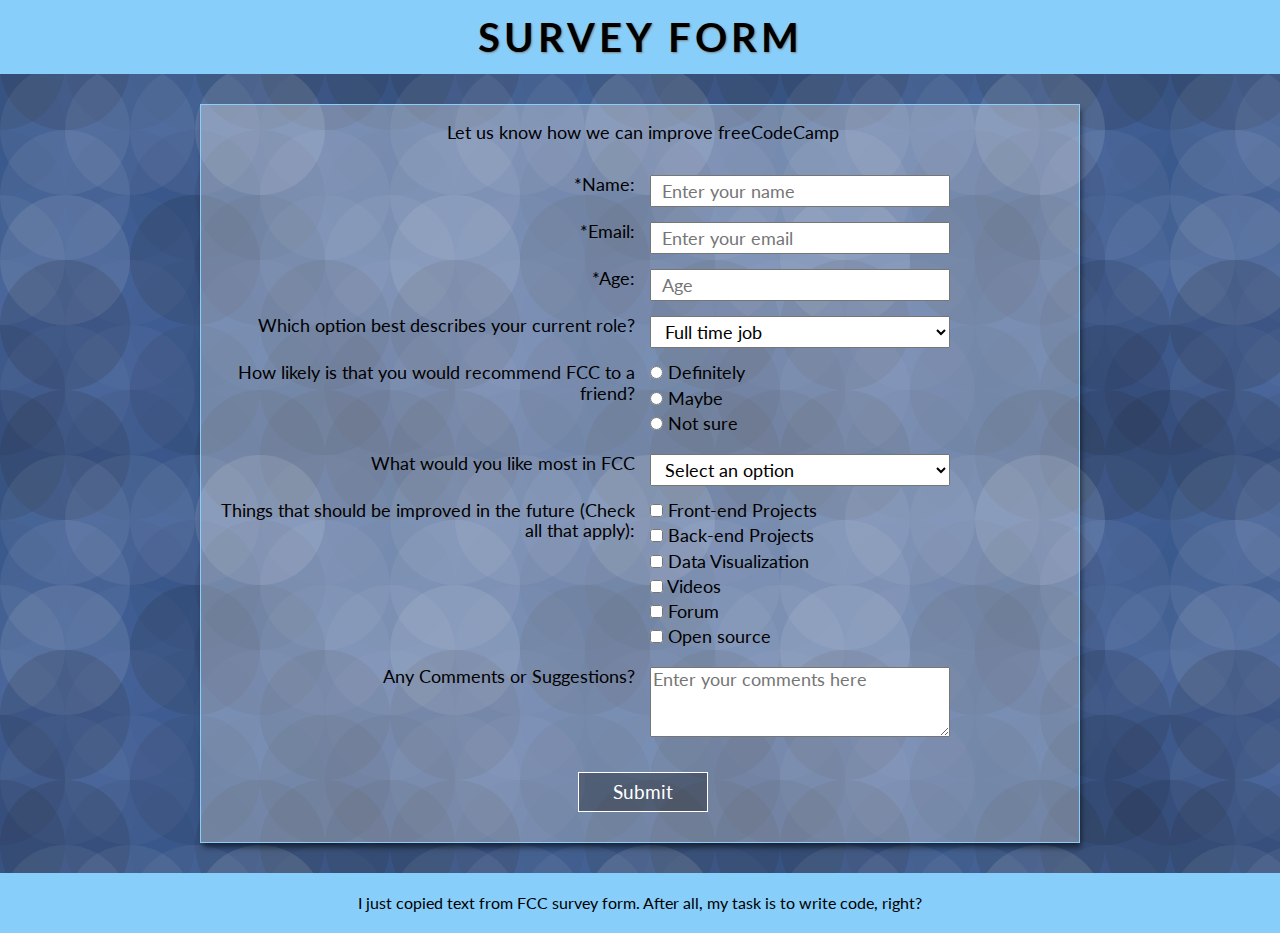
<file: Responsive Web Design Certification/survey_form/index.html>
<!DOCTYPE html>
<html lang="en">

<head>
  <meta charset="UTF-8" />
  <meta name="viewport" content="width=device-width, initial-scale=1.0" />
  <meta http-equiv="X-UA-Compatible" content="ie=edge" />
  <title>Survey Form</title>
  <link rel="stylesheet" href="style.css" />
  <link rel="stylesheet" href="normalize.css">
  <link href="https://fonts.googleapis.com/css?family=Lato" rel="stylesheet">
</head>

<body>
  <div class="wrapper">
    <header>
      <h1 id="title">Survey Form</h1>
    </header>

    <form id="survey-form">
      <p id="description">Let us know how we can improve freeCodeCamp</p>

      <label class="col-1" for="name" id="name-label">*Name: </label>
      <input class="col-2" id="name" type="text" name="name" placeholder="Enter your name" required />

      <label class="col-1" for="email" id="email-label">*Email: </label>
      <input class="col-2" id="email" type="email" name="name" placeholder="Enter your email" pattern=".+@beststartupever.com"
        required />

      <label class="col-1" for="number" id="number-label">*Age: </label>
      <input class="col-2" id="number" type="number" name="name" placeholder="Age" min="18" max="99" required />

      <label class="col-1" for="dropdown">Which option best describes your current role?</label>
      <select class="col-2" id="dropdown">
        <ul>
          <li>
            <option value="Full time job">Full time job</option>
          </li>
          <li>
            <option value="Full time job">Full time job</option>
          </li>
          <li>
            <option value="Full time learner">Full time learner</option>
          </li>
        </ul>
      </select>

      <label class="col-1">How likely is that you would recommend FCC to a friend?</label>
      <ul class="col-2">
        <li>
          <input type="radio" name="recommend" value="Definitely" /> Definitely
        </li>
        <li>
          <input type="radio" name="recommend" value="Maybe" /> Maybe
        </li>
        <li>
          <input type="radio" name="recommend" value="Not Sure" /> Not sure
        </li>
      </ul>

      <label class="col-1" for="dropdown-2">What would you like most in FCC</label>
      <select class="col-2" id="dropdown-2">
        <option value="">Select an option</option>
        <option value="Challenges">Challenges</option>
        <option value="Projects">Projects</option>
      </select>

      <label class="col-1">Things that should be improved in the future (Check all that apply):
      </label>
      <ul class="col-2">
        <li><input type="checkbox" name="improvements" value="Front-end Projects" />
          Front-end Projects</li>
        <li><input type="checkbox" name="improvements" value="Back-end Projects" />
          Back-end Projects</li>
        <li><input type="checkbox" name="improvements" value="Data Visualization" />
          Data Visualization</li>
        <li><input type="checkbox" name="improvements" value="Videos" />
          Videos</li>
        <li><input type="checkbox" name="improvements" value="Forum" />
          Forum</li>
        <li><input type="checkbox" name="improvements" value="Open source" /> Open
          source</li>
      </ul>


      <label class="col-1">Any Comments or Suggestions?</label>
      <textarea class="col-2" placeholder="Enter your comments here"></textarea>
      <button id="submit" type="submit">Submit</button>
    </form>

    <footer>
      <p>I just copied text from FCC survey form. After all, my task is to write code, right?</p>
    </footer>
  </div>


  <!-- <script src="https://cdn.freecodecamp.org/testable-projects-fcc/v1/bundle.js"></script> -->

</body>

</html>
</file>
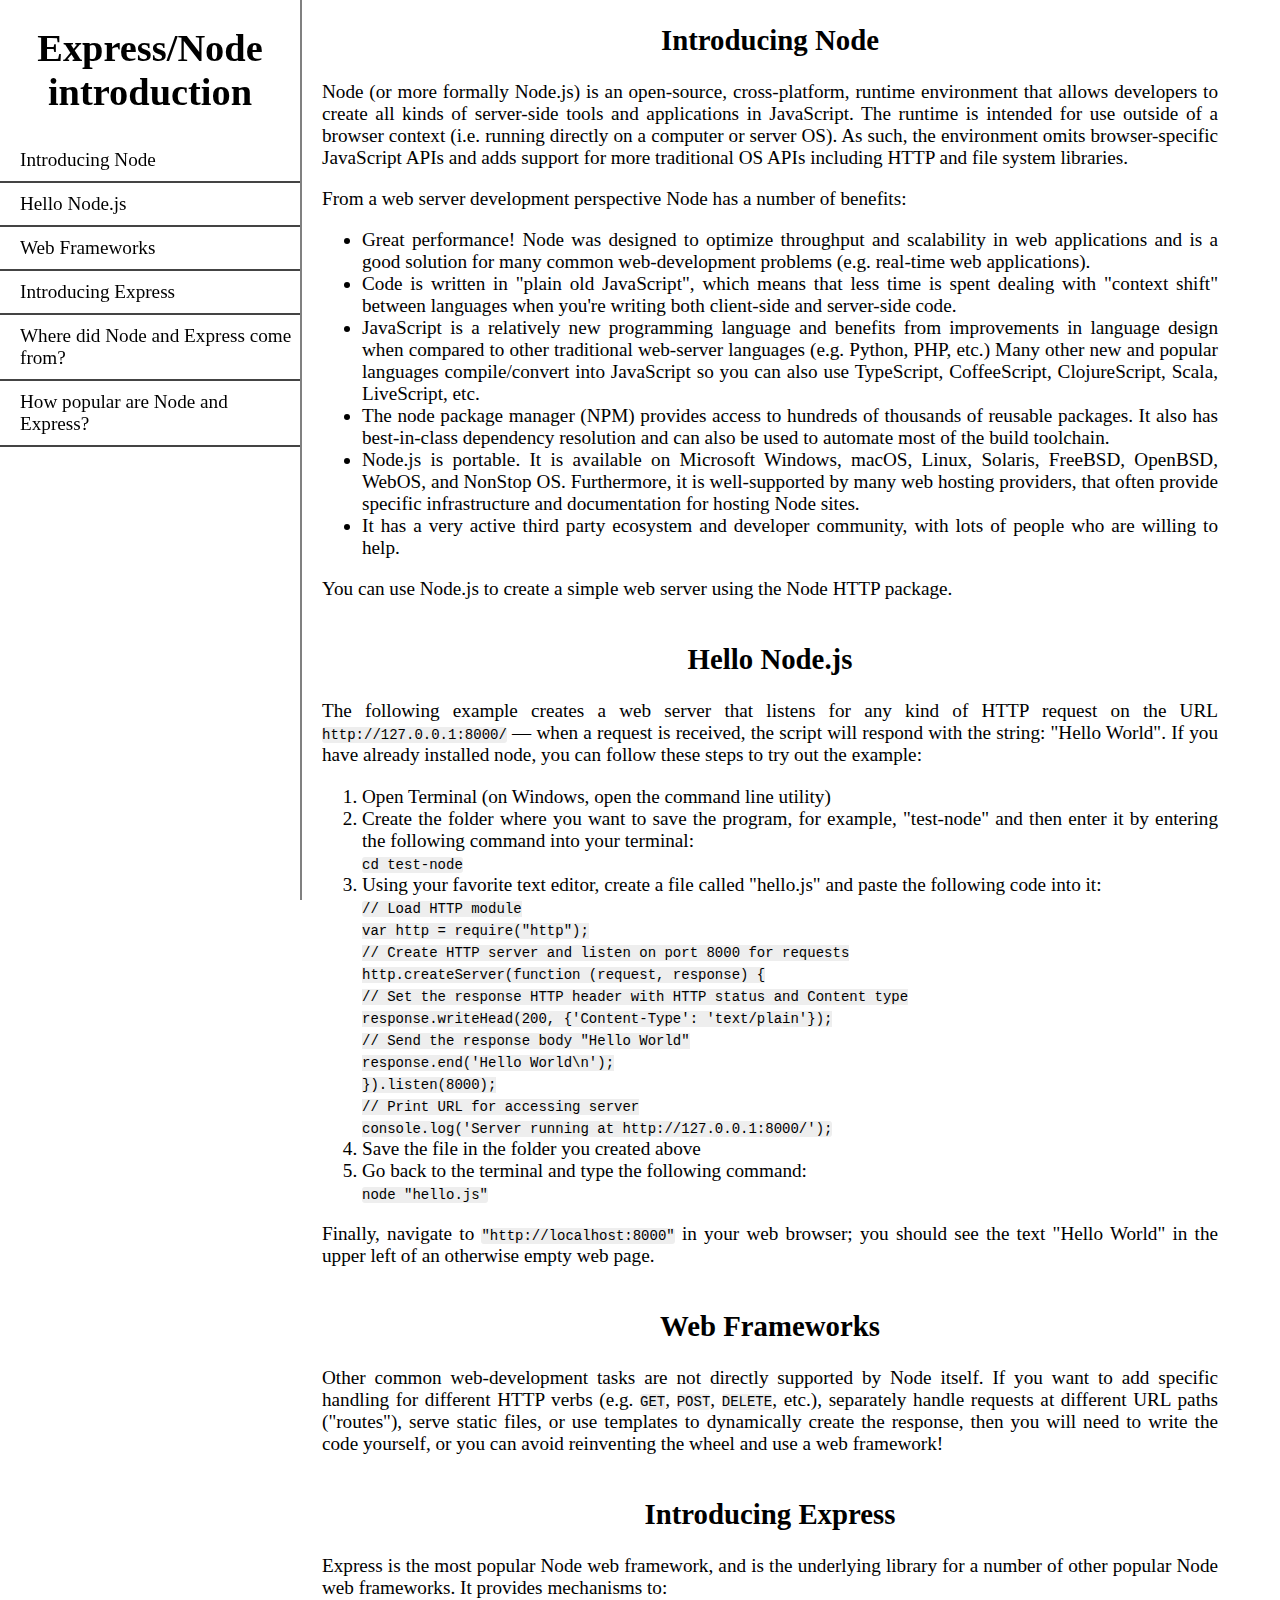
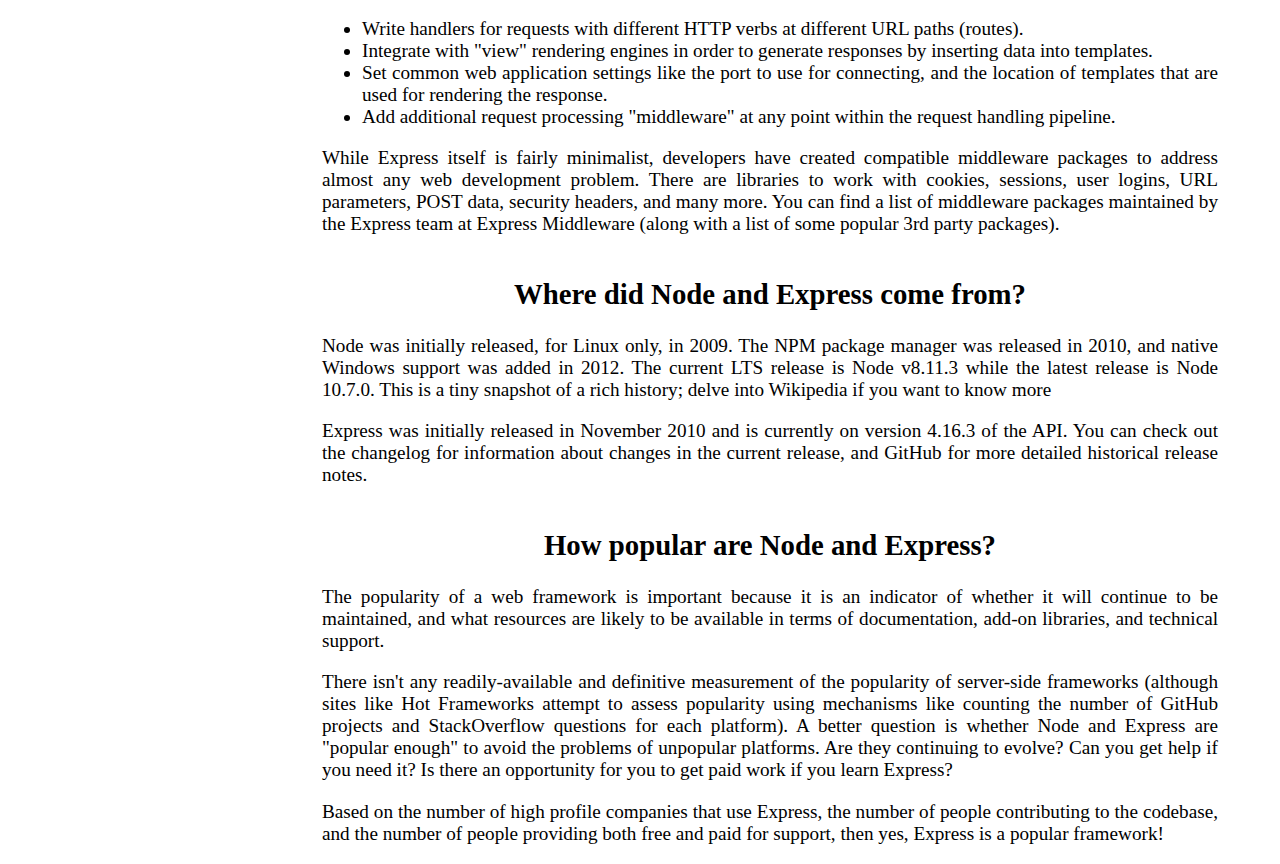
<file: Responsive Web Design Certification/tech_doc/index.html>
<!DOCTYPE html>
<html>

<head>
  <meta charset="utf-8">
  <meta name="viewport" content="width=device-width">
  <title>Technical Documentation Page</title>
  <link href="style.css" rel="stylesheet" type="text/css" />
</head>

<body>
  <main id="main-doc">

    <nav id="navbar">
      <header>
        <h1>Express/Node introduction</h1>
      </header>

      <a class="nav-link" href="#Introducing_Node">Introducing Node</a>
      <a class="nav-link" href="#Hello_Node.js">Hello Node.js</a>
      <a class="nav-link" href="#Web_Frameworks">Web Frameworks</a>
      <a class="nav-link" href="#Introducing_Express">Introducing Express</a>
      <a class="nav-link" href="#Where_did_Node_and_Express_come_from?">Where did Node and Express come from?</a>
      <a class="nav-link" href="#How_popular_are_Node_and_Express?">How popular are Node and Express?</a>

    </nav>

    <div id="content">
      <section class="main-section" id="Introducing_Node">
        <header>
          <h2>Introducing Node</h2>
        </header>
        <p>
          Node (or more formally Node.js) is an open-source, cross-platform, runtime environment that allows developers
          to create all kinds of server-side tools and applications in JavaScript. The runtime is intended for use
          outside of a browser context (i.e. running directly on a computer or server OS). As such, the environment
          omits browser-specific JavaScript APIs and adds support for more traditional OS APIs including HTTP and file
          system libraries.</p>

        <p>From a web server development perspective Node has a number of benefits:</p>
        <ul>
          <li>Great performance! Node was designed to optimize throughput and scalability in web applications and is a
            good solution for many common web-development problems (e.g. real-time web applications).</li>
          <li>Code is written in "plain old JavaScript", which means that less time is spent dealing with "context
            shift" between languages when you're writing both client-side and server-side code.</li>
          <li>JavaScript is a relatively new programming language and benefits from improvements in language design
            when compared to other traditional web-server languages (e.g. Python, PHP, etc.) Many other new and popular
            languages compile/convert into JavaScript so you can also use TypeScript, CoffeeScript, ClojureScript,
            Scala, LiveScript, etc.</li>
          <li>The node package manager (NPM) provides access to hundreds of thousands of reusable packages. It also has
            best-in-class dependency resolution and can also be used to automate most of the build toolchain.</li>
          <li>Node.js is portable. It is available on Microsoft Windows, macOS, Linux, Solaris, FreeBSD, OpenBSD,
            WebOS, and NonStop OS. Furthermore, it is well-supported by many web hosting providers, that often provide
            specific infrastructure and documentation for hosting Node sites.</li>
          <li>It has a very active third party ecosystem and developer community, with lots of people who are willing
            to help.</li>
        </ul>

        <p>You can use Node.js to create a simple web server using the Node HTTP package.</p>
      </section>

      <section class="main-section" id="Hello_Node.js">
        <header>
          <h2>Hello Node.js</h2>
        </header>

        <p>The following example creates a web server that listens for any kind of HTTP request on the URL <code>http://127.0.0.1:8000/</code>
          — when a request is received, the script will respond with the string: "Hello World". If you have already
          installed node, you can follow these steps to try out the example:</p>
        <ol>
          <li>Open Terminal (on Windows, open the command line utility)</li>
          <li>Create the folder where you want to save the program, for example, "test-node" and then enter it by
            entering the following command into your terminal: <br>
            <code>cd test-node</code></li>
          <li>Using your favorite text editor, create a file called "hello.js" and paste the following code into it:
            <br>
            <code>
              // Load HTTP module <br>
              var http = require("http");<br>

              // Create HTTP server and listen on port 8000 for requests <br>
              http.createServer(function (request, response) { <br>

              // Set the response HTTP header with HTTP status and Content type <br>
              response.writeHead(200, {'Content-Type': 'text/plain'}); <br>

              // Send the response body "Hello World" <br>
              response.end('Hello World\n'); <br>
              }).listen(8000);<br>

              // Print URL for accessing server<br>
              console.log('Server running at http://127.0.0.1:8000/');<br>
            </code>
          </li>
          <li>Save the file in the folder you created above</li>
          <li>Go back to the terminal and type the following command: <br>
            <code>node "hello.js"</code></li>
        </ol>
        <p>Finally, navigate to <code>"http://localhost:8000"</code> in your web browser; you should see the text
          "Hello World" in the upper left of an otherwise empty web page.</p>
      </section>

      <section class="main-section" id="Web_Frameworks">
        <header>
          <h2>Web Frameworks</h2>
        </header>

        <p>Other common web-development tasks are not directly supported by Node itself. If you want to add specific
          handling for different HTTP verbs (e.g. <code>GET</code>, <code>POST</code>, <code>DELETE</code>, etc.),
          separately handle requests at different URL paths ("routes"), serve static files, or use templates to
          dynamically create the response, then you will need to write the code yourself, or you can avoid reinventing
          the wheel and use a web framework!</p>
      </section>

      <section class="main-section" id="Introducing_Express">
        <header>
          <h2>Introducing Express</h2>
        </header>

        <p>Express is the most popular Node web framework, and is the underlying library for a number of other popular
          Node web frameworks. It provides mechanisms to:</p>
        <ul>
          <li>Write handlers for requests with different HTTP verbs at different URL paths (routes).</li>
          <li>Integrate with "view" rendering engines in order to generate responses by inserting data into templates.</li>
          <li>Set common web application settings like the port to use for connecting, and the location of templates
            that are used for rendering the response.</li>
          <li>Add additional request processing "middleware" at any point within the request handling pipeline.</li>
        </ul>
        <p>While Express itself is fairly minimalist, developers have created compatible middleware packages to address
          almost any web development problem. There are libraries to work with cookies, sessions, user logins, URL
          parameters, POST data, security headers, and many more. You can find a list of middleware packages maintained
          by the Express team at Express Middleware (along with a list of some popular 3rd party packages).</p>
      </section>

      <section class="main-section" id="Where_did_Node_and_Express_come_from?">
        <header>
          <h2>Where did Node and Express come from?</h2>
        </header>

        <p>Node was initially released, for Linux only, in 2009. The NPM package manager was released in 2010, and
          native Windows support was added in 2012. The current LTS release is Node v8.11.3 while the latest release is
          Node 10.7.0. This is a tiny snapshot of a rich history; delve into Wikipedia if you want to know more</p>

        <p>Express was initially released in November 2010 and is currently on version 4.16.3 of the API. You can check
          out the changelog for information about changes in the current release, and GitHub for more detailed
          historical release notes.</p>
      </section>

      <section class="main-section" id="How_popular_are_Node_and_Express?">
        <header>
          <h2>How popular are Node and Express?</h2>
        </header>

        <p>The popularity of a web framework is important because it is an indicator of whether it will continue to be
          maintained, and what resources are likely to be available in terms of documentation, add-on libraries, and
          technical support.</p>

        <p>There isn't any readily-available and definitive measurement of the popularity of server-side frameworks
          (although sites like Hot Frameworks attempt to assess popularity using mechanisms like counting the number of
          GitHub projects and StackOverflow questions for each platform). A better question is whether Node and Express
          are "popular enough" to avoid the problems of unpopular platforms. Are they continuing to evolve? Can you get
          help if you need it? Is there an opportunity for you to get paid work if you learn Express?</p>

        <p>Based on the number of high profile companies that use Express, the number of people contributing to the
          codebase, and the number of people providing both free and paid for support, then yes, Express is a popular
          framework!</p>
      </section>

    </div>
  </main>

</body>

</html>
</file>
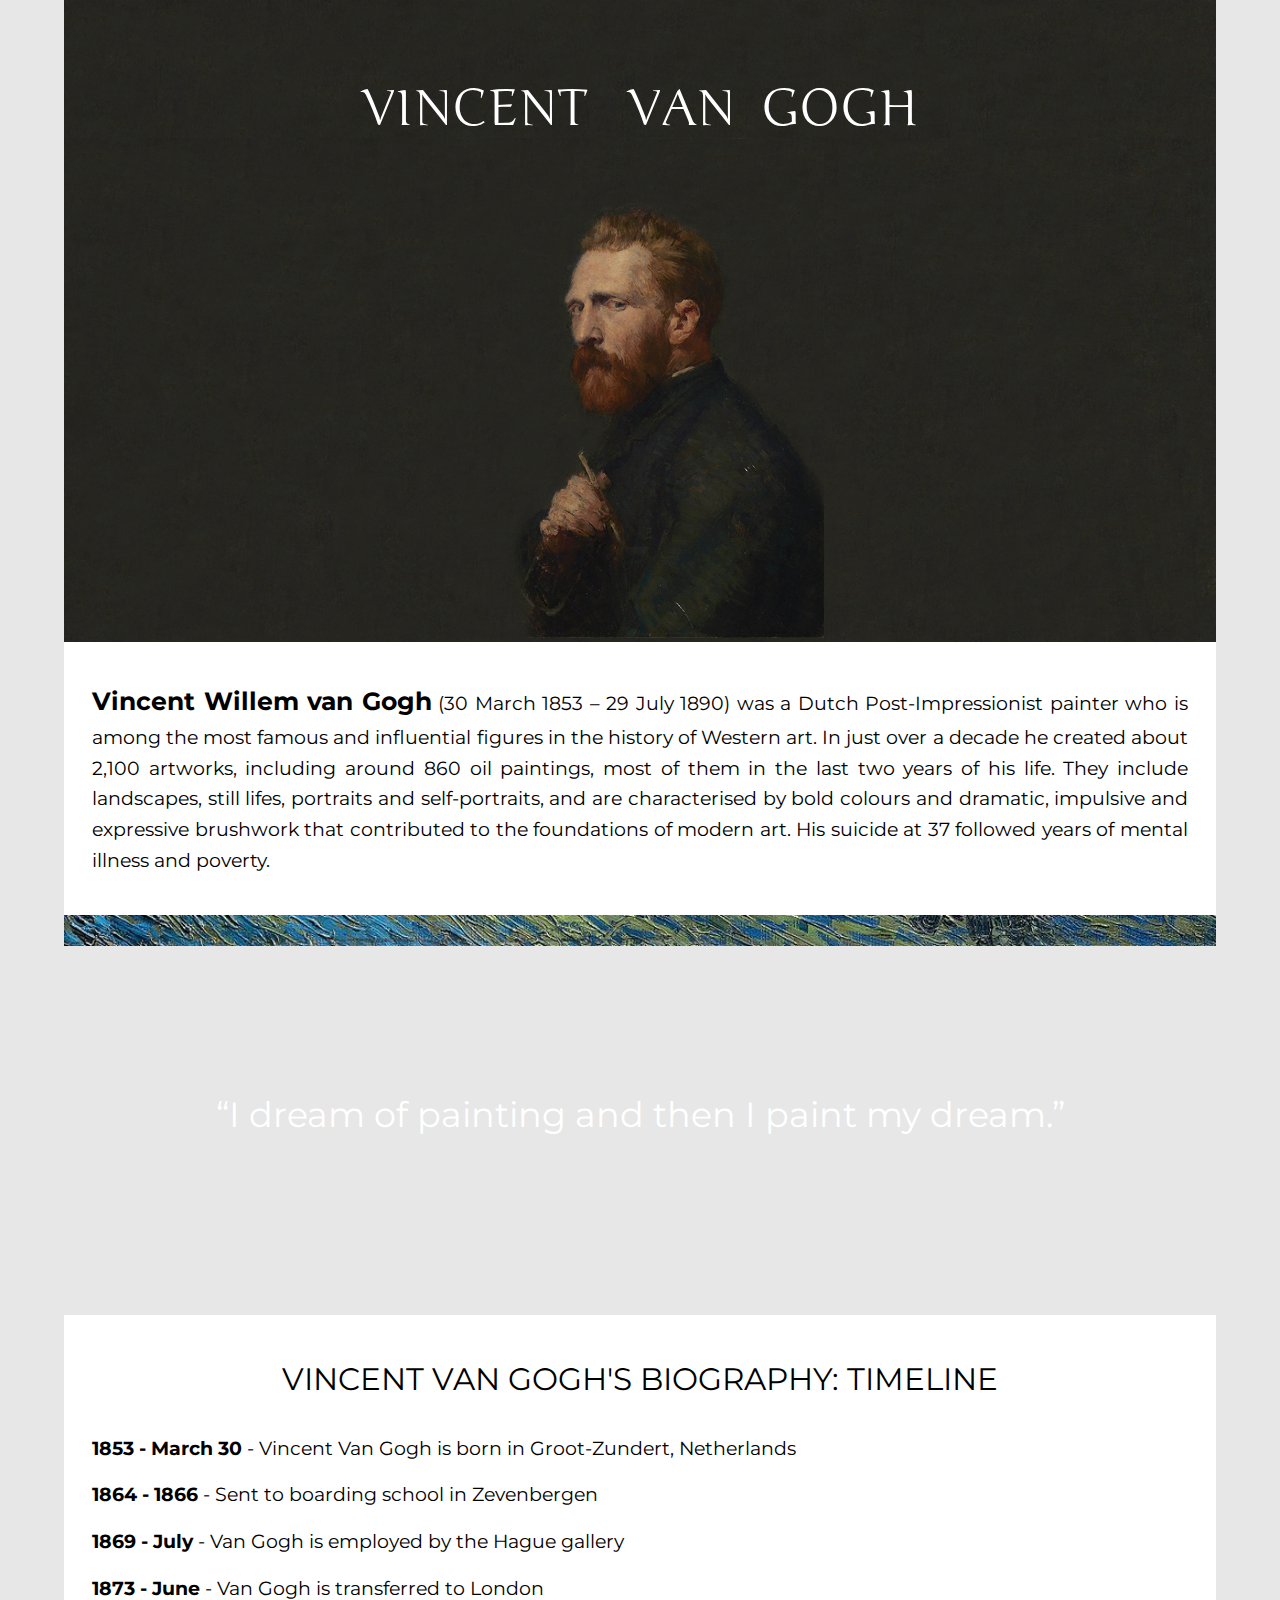
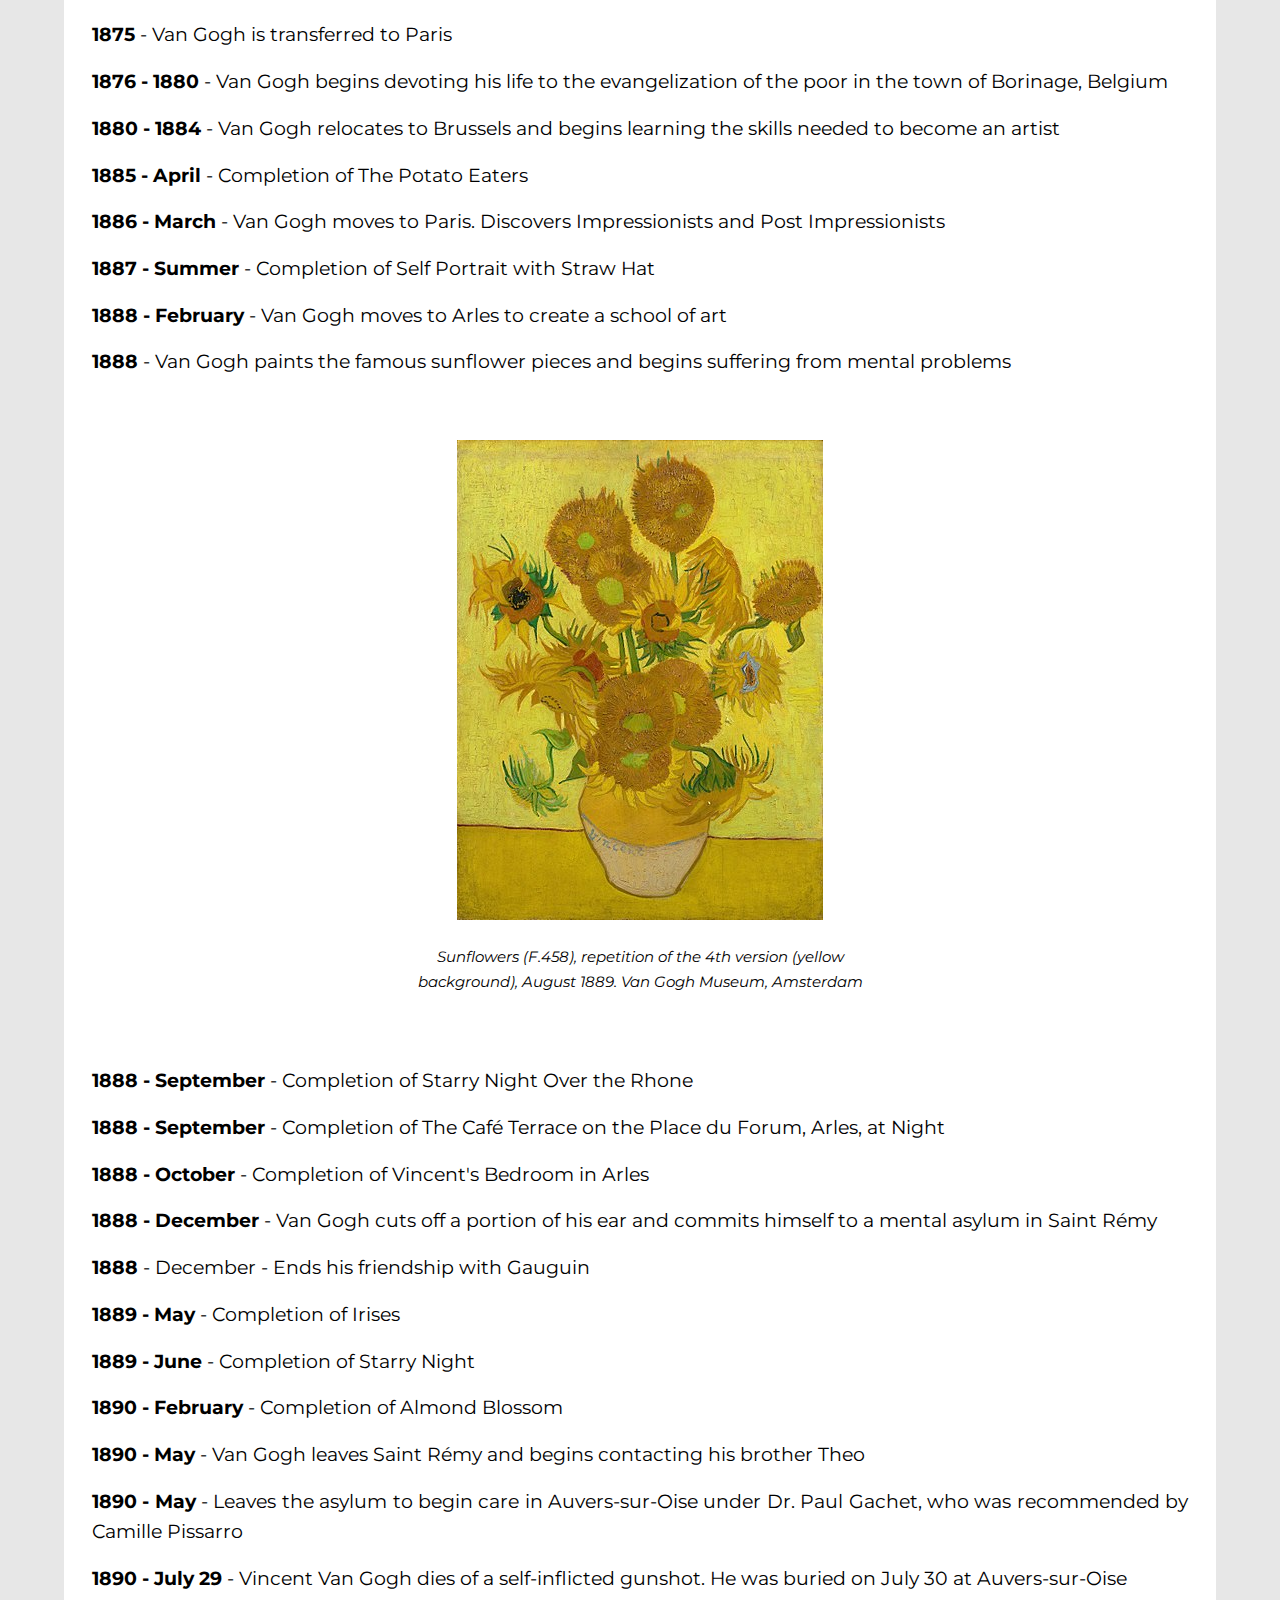
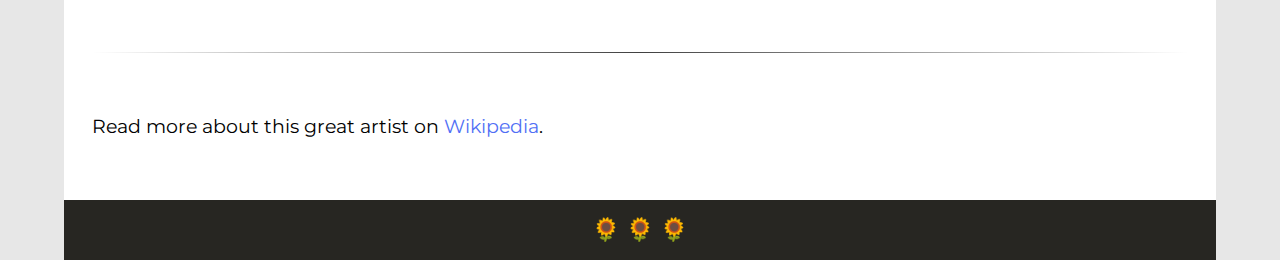
<file: Responsive Web Design Certification/tribute_page/index.html>
<!DOCTYPE html>
<html lang="en">

<head>
  <meta charset="UTF-8">
  <meta name="viewport" content="width=device-width, initial-scale=1.0">
  <meta http-equiv="X-UA-Compatible" content="ie=edge">
  <title>Vincent van Gogh | Tribute Page</title>
  <link rel="stylesheet" href="css/normalize.css">
  <link rel="stylesheet" href="css/style.css">
  <link href="https://fonts.googleapis.com/css?family=Montserrat:400,700" rel="stylesheet">
  <link href="https://fonts.googleapis.com/css?family=Junge" rel="stylesheet">
</head>

<body>
  <div id="main">

    <section class="header">
      <h1 id="title" class=""><span class="first">VINCENT</span> &nbsp; <span class="second">VAN &nbsp;GOGH</span>
      </h1>
      <div class="header-bg">
        <div class="portrait-container">
          <img class="gogh-portrait" src="img/Gogh Portrait.jpg">
        </div>
      </div>
    </section>

    <section id="tribute-info" class="container">
      <p class=""><span>Vincent Willem van Gogh</span> (30 March 1853 – 29 July 1890) was a Dutch
        Post-Impressionist painter
        who is among the
        most famous and influential figures in the history of Western art. In just over a decade he created about 2,100
        artworks, including around 860 oil paintings, most of them in the last two years of his life. They include
        landscapes, still lifes, portraits and self-portraits, and are characterised by bold colours and dramatic,
        impulsive and expressive brushwork that contributed to the foundations of modern art. His suicide at 37
        followed years of mental illness and poverty. </p>
    </section>

    <section class="parallax">
      <p>“I dream of painting and then I paint my dream.”</p>
    </section>

    <section class="bio-timeline container">
      <h2 class="bio-timeline-header">VINCENT VAN GOGH'S BIOGRAPHY: TIMELINE</h2>
      <p><strong>1853 - March 30</strong> - Vincent Van Gogh is born in Groot-Zundert, Netherlands</p>
      <p><strong>1864 - 1866</strong> - Sent to boarding school in Zevenbergen</p>
      <p><strong>1869 - July</strong> - Van Gogh is employed by the Hague gallery</p>
      <p><strong>1873 - June</strong> - Van Gogh is transferred to London</p>
      <p><strong>1875</strong> - Van Gogh is transferred to Paris</p>
      <p><strong>1876 - 1880</strong> - Van Gogh begins devoting his life to the evangelization of the poor in the town
        of Borinage, Belgium</p>
      <p><strong>1880 - 1884</strong> - Van Gogh relocates to Brussels and begins learning the skills needed to become
        an
        artist</p>
      <p><strong>1885 - April</strong> - Completion of The Potato Eaters</p>
      <p><strong>1886 - March</strong> - Van Gogh moves to Paris. Discovers Impressionists and Post Impressionists</p>
      <p><strong>1887 - Summer</strong> - Completion of Self Portrait with Straw Hat</p>
      <p><strong>1888 - February</strong> - Van Gogh moves to Arles to create a school of art</p>
      <p><strong>1888</strong> - Van Gogh paints the famous sunflower pieces and begins suffering from mental problems</p>

      <div id="img-div">
        <img id="image" src="img/sunflowers.jpg">
        <p id="img-caption">Sunflowers (F.458), repetition of the 4th version (yellow background), August 1889. Van
          Gogh Museum, Amsterdam</p>
      </div>

      <p><strong>1888 - September</strong> - Completion of Starry Night Over the Rhone</p>
      <p><strong>1888 - September</strong> - Completion of The Café Terrace on the Place du Forum, Arles, at Night</p>
      <p><strong>1888 - October</strong> - Completion of Vincent's Bedroom in Arles</p>
      <p><strong>1888 - December</strong> - Van Gogh cuts off a portion of his ear and commits himself to a mental
        asylum in Saint Rémy</p>
      <p><strong>1888</strong> - December - Ends his friendship with Gauguin</p>
      <p><strong>1889 - May</strong> - Completion of Irises</p>
      <p><strong>1889 - June</strong> - Completion of Starry Night</p>
      <p><strong>1890 - February</strong> - Completion of Almond Blossom</p>
      <p><strong>1890 - May</strong> - Van Gogh leaves Saint Rémy and begins contacting his brother Theo</p>
      <p><strong>1890 - May</strong> - Leaves the asylum to begin care in Auvers-sur-Oise under Dr. Paul Gachet, who
        was recommended by Camille Pissarro</p>
      <p><strong>1890 - July 29</strong> - Vincent Van Gogh dies of a self-inflicted gunshot. He was buried on July
        30
        at
        Auvers-sur-Oise</p>
      <hr>
      <p class="wiki-link"> Read more about this great artist on <a id="tribute-link" href="https://en.wikipedia.org/wiki/Vincent_van_Gogh"
          target="_blank">Wikipedia</a>.</p>
    </section>

    <footer>
      <p>🌻 🌻 🌻</p>
    </footer>

  </div>

  <!-- <script src="https://cdn.freecodecamp.org/testable-projects-fcc/v1/bundle.js"></script> -->
</body>

</html>
</file>
<file: Responsive Web Design Certification/survey_form/style.css>
html {
  box-sizing: border-box;
}

*,
*:before,
*:after {
  box-sizing: inherit;
}

html,
body {
  font-family: 'Lato', sans-serif;
  min-height: 100%;
  margin: 0;
  /* overflow: auto; */
}

body {
  background-image: url('img/alveek\ .png')
}

.wrapper {
  display: grid;
  height: 100vh;
  align-content: space-between;
}

#title {
  text-align: center;
  background-color: lightskyblue;
  margin: 0;
  padding: 14px 0 14px 0;
  letter-spacing: 4px;
  font-size: 2.5em;
  text-shadow: 1px 1px 2px gray;
  text-transform: uppercase;
}

ul {
  list-style: none;
  margin: 0;
  padding: 0;
}

li {
  padding-bottom: 5px;
}

#survey-form {
  background: rgba(255, 255, 255, 0.3);
  max-width: 880px;
  margin: 30px auto;
  display: grid;
  grid-template-columns: 1fr 1fr;
  grid-gap: 15px;
  padding-left: 5px;
  border: 1px solid lightskyblue;
  font-size: 1.1em;
  box-shadow: 2px 5px 6px -1px rgba(0, 0, 0, 0.58);
  -webkit-box-shadow: 2px 5px 6px -1px rgba(0, 0, 0, 0.58);
  -moz-box-shadow: 2px 5px 6px -1px rgba(0, 0, 0, 0.58);
}

.col-1 {
  grid-column: 1/2;
  text-align: right;
  justify-self: end;
}

.col-2 {
  grid-column: 2/3;
  justify-self: start;
  align-self: center;
}

#desctiption {
  font-size: 1.2em;
}

#description,
#submit {
  grid-column: span 2;
  justify-self: center;
}

button[type=submit] {
  width: 130px;
  height: 40px;
  margin-top: 20px;
  margin-bottom: 30px;
  background-color: rgba(0, 0, 0, 0.3);
  color: white;
  border: 1px solid white;
  font-size: 1.1em;
}

button[type="submit"]:hover {
  background-color: rgba(0, 0, 0, 0.6);

}

input {
  font-size: 14px;

}

input#name,
input#email,
input#number,
#dropdown,
#dropdown-2 {
  width: 300px;
  height: 32px;
  padding-left: 10px;
}

textarea {
  height: 70px;
  width: 300px;
}

footer {
  background-color: lightskyblue;
  height: 60px;
  width: 100%;
  display: flex;
  justify-content: center;
  align-items: center;
}

footer p {
  margin: 0;
  text-align: center;
}

@media all and (max-width: 550px) {
  #survey-form {
    /* background-color: cornflowerblue; */
    grid-template-columns: 1fr;

  }

  .col-1,
  .col-2 {
    grid-column: 1 / -1;
    justify-self: start;
    text-align: left;
    margin-left: 30px;

  }

  .col-2 {
    margin-bottom: 14px;
    margin-top: -8px;

  }

  textarea {
    width: 85%;
    height: 60px;
    margin: 0 auto;
  }

  input#name,
  input#email,
  input#number,
  #dropdown,
  #dropdown-2 {
    width: 85%;
  }

  #description {
    text-align: center;
  }

}
</file>
<file: Responsive Web Design Certification/tech_doc/style.css>
/* https://codepen.io/claireparker/pen/bvWKdr */
body {
  margin: 0;
  padding: 0;
}

code {
  background-color: #eee;
  border-radius: 3px;
  font-family: courier, monospace;
  font-size: 14px;
}


main {
  display: flex;
  font-size: 1.2em;


}

#navbar {
  display: grid;
  align-content: start;
  width: 300px;
  position: sticky;
  top: 0px;
  overflow: auto;
  height: 100vh;
  border-right: 2px solid gray;

}

header {
  text-align: center;
}


.nav-link {
  text-decoration: none;
  color: black;
  padding: 10px 0 10px 20px;
  border-bottom: 2px solid #444;
}

#content {
  display: flex;
  flex-direction: column;
  width: 70%;
  padding: 0 20px;
  text-align: justify;
  min-width: 300px;
  max-width: 1000px;
}

@media (max-width: 600px) {
  main {
    width: 100vw;
    flex-wrap: wrap;
  }

  #navbar {
    width: 100vw;
    height: 300px;
    overflow: scroll;
    position: relative;
    border-right: none;
  }

  #content {
    width: 100vw;
    padding: 0 10px;
  }

}
</file>
<file: Responsive Web Design Certification/tribute_page/css/style.css>
body {
  width: 90%;
  margin: auto;
  background-color: rgb(231, 231, 231);
  font-family: 'Montserrat', sans-serif;
}

.container {
  line-height: 1.6;
  background-color: white;
  font-size: 1.2rem;
  text-align: justify;
  padding: 20px 28px;
}

.header-bg {
  background-image: url('../img/Gogh Tribute Page BG.jpg');
  background-size: 100%;
  display: flex;
  justify-content: center;
  margin-bottom: 0;
}

.portrait-container {
  width: 367px;
  position: relative;
}

.gogh-portrait {
  width: 100%;
  height: 500px;
}

#title {
  background-image: url('../img/Gogh Tribute Page BG.jpg');
  color: white;
  top: 320px;
  right: auto;
  font-size: 50px;
  font-weight: 400;
  text-align: center;
  padding-top: 80px;
  margin: 0;
  font-family: 'Junge', serif;
}

p {
  margin-block-start: 0;
  margin-block-end: 0;
}

#tribute-info {
  padding-top: 40px;
  padding-bottom: 40px;
}

#tribute-info span {
  font-weight: bold;
  font-size: 1.3em;
}

.parallax {
  display: flex;
  justify-content: center;
  align-items: center;
  background-image: url('../img/starryNight.jpg');
  height: 400px;

  /* Create the parallax scrolling effect */
  background-attachment: fixed;
  background-position: center;
  background-repeat: no-repeat;
  background-size: cover;
}

.parallax p {
  color: white;
  font-size: 2.2em;
  text-align: center;
}

.bio-timeline-header {
  font-weight: normal;
  text-align: center;
  font-size: 1.6em;
  margin: 20px 0;
}

.bio-timeline {
  background-color: white;
}

.bio-timeline p {
  padding: 8px 0;
}

.bio-timeline strong {
  font-size: 1em;
}

/* Gradient transparent - color - transparent */
hr {
  border: 0;
  height: 1px;
  background-image: linear-gradient(to right, rgba(0, 0, 0, 0), rgba(0, 0, 0, 0.75), rgba(0, 0, 0, 0));
  margin: 50px 0;
}

.bio-timeline a {
  text-decoration: none;
  color: rgb(81, 111, 245);
}

#img-div {
  margin: 55px 0;
}

#image {
  width: 100%;
  max-width: 366px;
  display: block;
  margin: 0 auto;
}

#img-caption {
  text-align: center;
  font-style: italic;
  font-size: 0.8em;
  max-width: 500px;
  margin: 0 auto;
  padding-top: 25px;
}

.wiki-link {
  margin-bottom: 30px;
}

footer {
  background-color: #272622;
  color: white;
  text-align: center;
  font-size: 1.4em;
  height: 60px;
  display: flex;
  justify-content: center;
  align-items: center;
}

/* ANIMATION */

.first {
  animation-name: first-word;
  animation-duration: 1s;
}

.second {
  animation-name: second-word;
  animation-duration: 2.2s;
}

@keyframes first-word {
  0% {
    opacity: 0;
  }

  25% {
    opacity: 0;
  }

  100% {
    opacity: 1;
  }
}

@keyframes second-word {
  0% {
    opacity: 0;
  }

  40% {
    opacity: 0;
  }

  100% {
    opacity: 1;
  }
}


@media only screen and (min-width: 1400px) {
  body {
    width: 70%;
    margin: 0 auto;
  }
}


@media only screen and (max-width: 480px) {
  body {
    width: 100%;
    margin: 0;
  }

  h1 {
    padding-left: 2px;
  }

  .parallax {
    display: flex;
    justify-content: center;
    align-items: center;
    background-image: none;
    background-color: #272622;
    height: 400px;
  }
}
</file>
